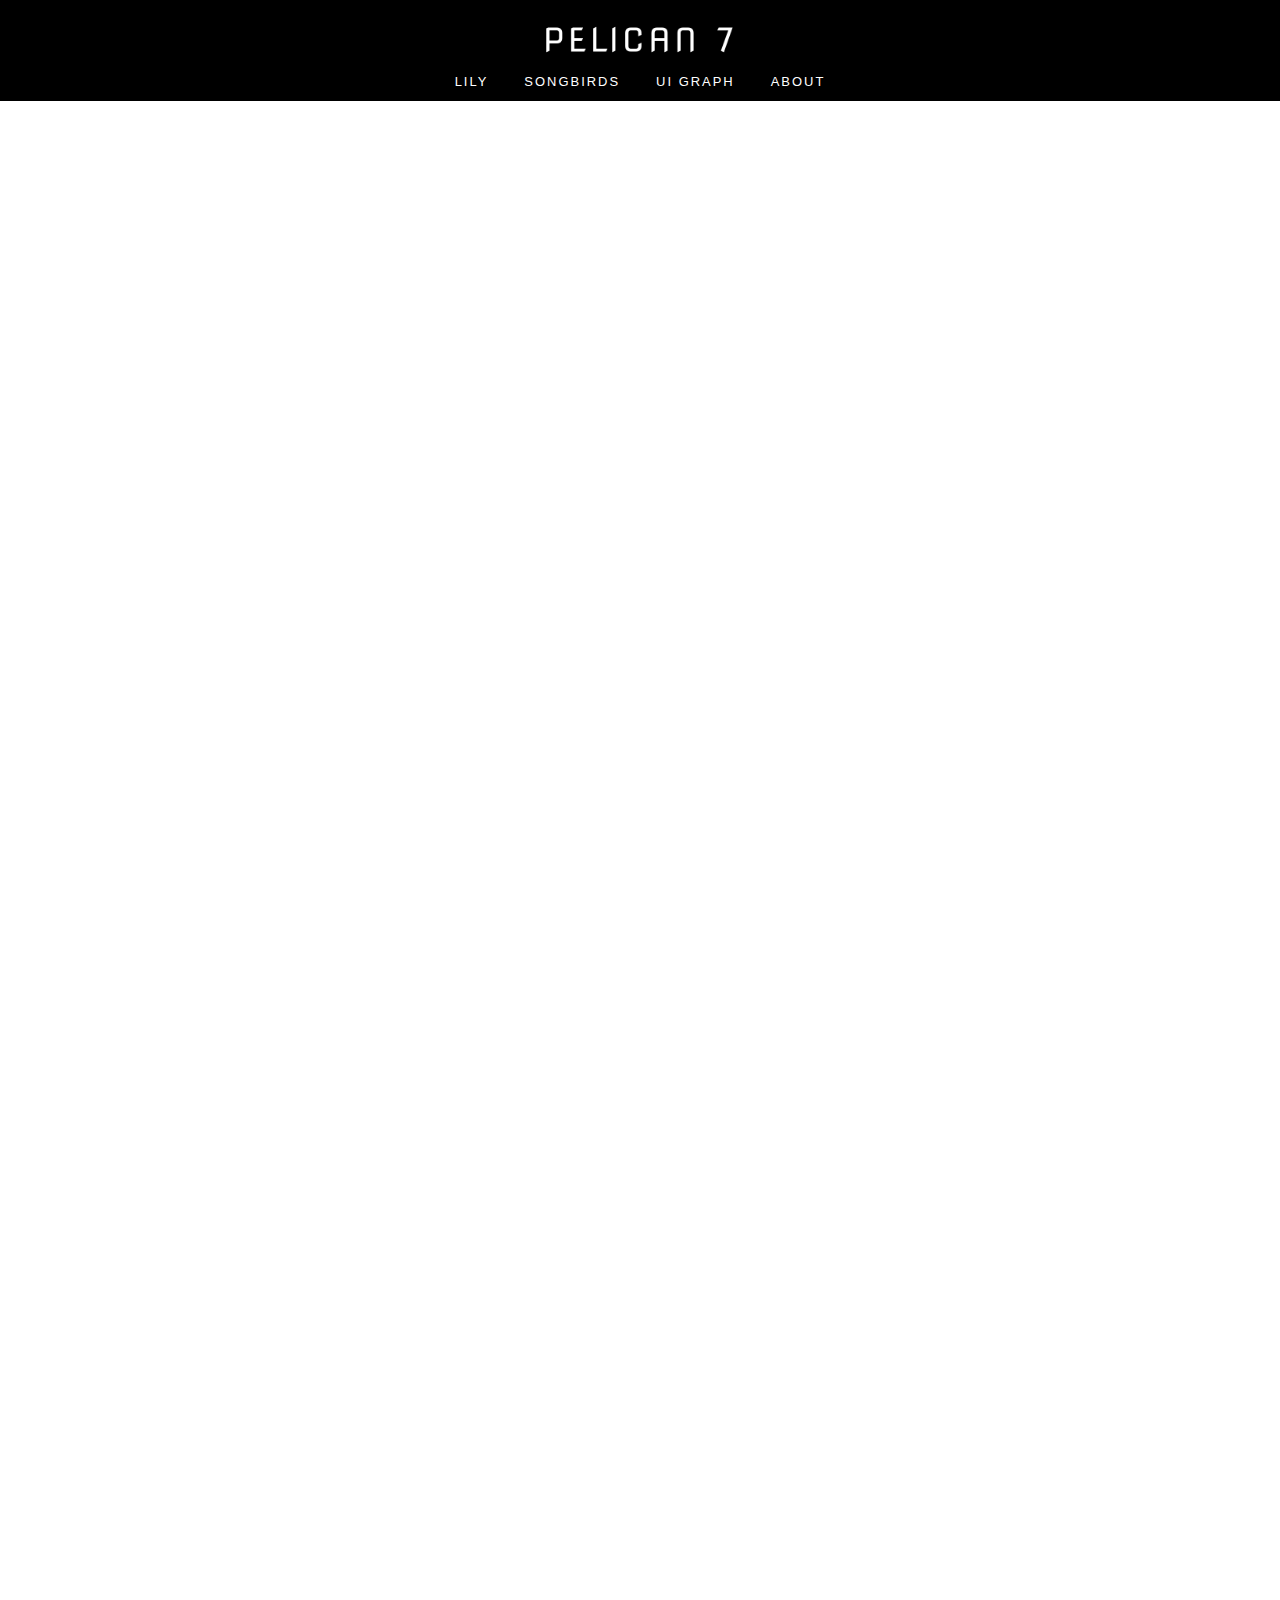
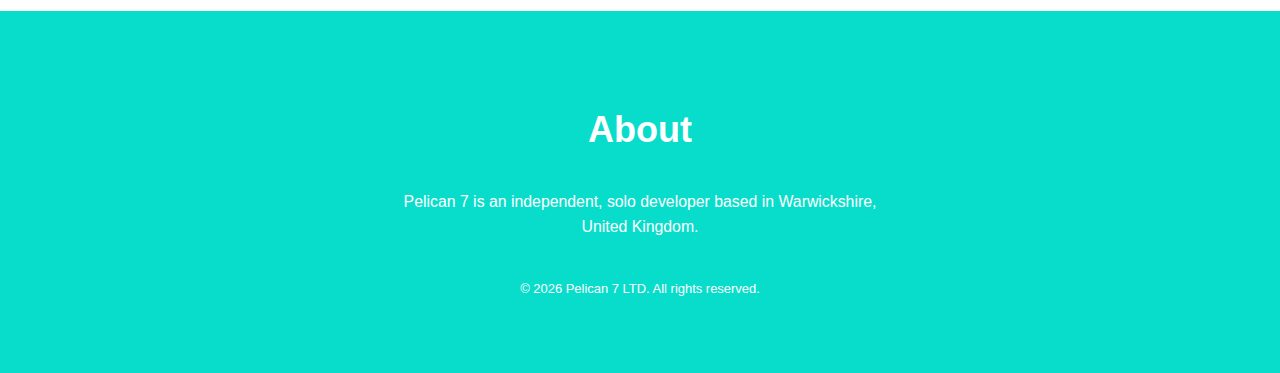
<file: privacy.html>
<!DOCTYPE html>
<html lang="en">
<head>
    <meta charset="UTF-8">
    <meta name="viewport" content="width=device-width, initial-scale=1.0">
    <title>Pelican 7</title>
    <link rel="stylesheet" href="style.css">
    <link href="https://fonts.googleapis.com/css2?family=Nunito:wght@400;700&display=swap" rel="stylesheet">
</head>
<body>
    <header class="header-bar">
        <div class="header-content">
            <img src="img/pelican7-logo.png" alt="Pelican 7" class="header-logo">
            <nav class="navigation">
                <a href="https://pelican7.com/#lily">Lily</a>
                <a href="https://pelican7.com/#songbirds">Songbirds</a>
                <a href="https://pelican7.com/#ui-graph">UI Graph</a>
                <a href="https://pelican7.com/#about">About</a>
            </nav>
        </div>
    </header>

    <main>
        <section id="privacy" class="section">
            <div class="section-content">
                <h1 class="section-title">Privacy Policy</h1>
                <p class="section-text"><strong>Last Updated: January 27, 2026</strong></p>
                <p class="section-text">This Privacy Policy describes how Pelican 7 ("we," "us," or "our") handles information in connection with your use of our mobile application, "Lily" (the "App").</p>

                <h2 class="section-title">Data Collection: None</h2>
                <p class="section-text">Our App is designed to collect no personal information. We do not use analytics services, third-party advertising, or any features that require us to collect, store, or share your personal data, such as your name, email, location, or unique device identifiers. We do not track your activity across other apps or websites.</p>

                <h2 class="section-title">On-Device Processing</h2>
                <p class="section-text">All gameplay, progress, and settings for "Lily" are stored locally on your device. We do not transmit your game data to any external servers. If you delete the App, your local data will be removed in accordance with your device’s operating system rules.</p>

                <h2 class="section-title">Apple Privacy Manifests</h2>
                <p class="section-text">In compliance with Apple’s security standards, our App includes a Privacy Manifest file. This discloses the use of standard internal system APIs (such as Disk Space or System Boot Time) used by the Unity engine for core app functionality. These APIs are used solely for the app's performance and stability and are never used for user tracking or fingerprinting.</p>

                <h2 class="section-title">Changes to This Privacy Policy</h2>
                <p class="section-text">We may update our Privacy Policy from time to time to reflect changes in our app or legal requirements. We will notify you of any changes by posting the new Privacy Policy on this page.</p>

                <h2 class="section-title">Contact Us</h2>
                <p class="section-text">If you have any questions about this Privacy Policy, please contact us at: hello@pelican7.com</p>
            </div>
        </section>

        <section id="about" class="section">
            <div class="section-content">
                <h2 class="section-title">About</h2>
                <p class="section-text">Pelican 7 is an independent, solo developer based in Warwickshire, United Kingdom.</p>
                <p id="footer">© 2026 Pelican 7 LTD. All rights reserved.</p>
            </div>
        </section>
    </main>
</body>
</html>
</file>
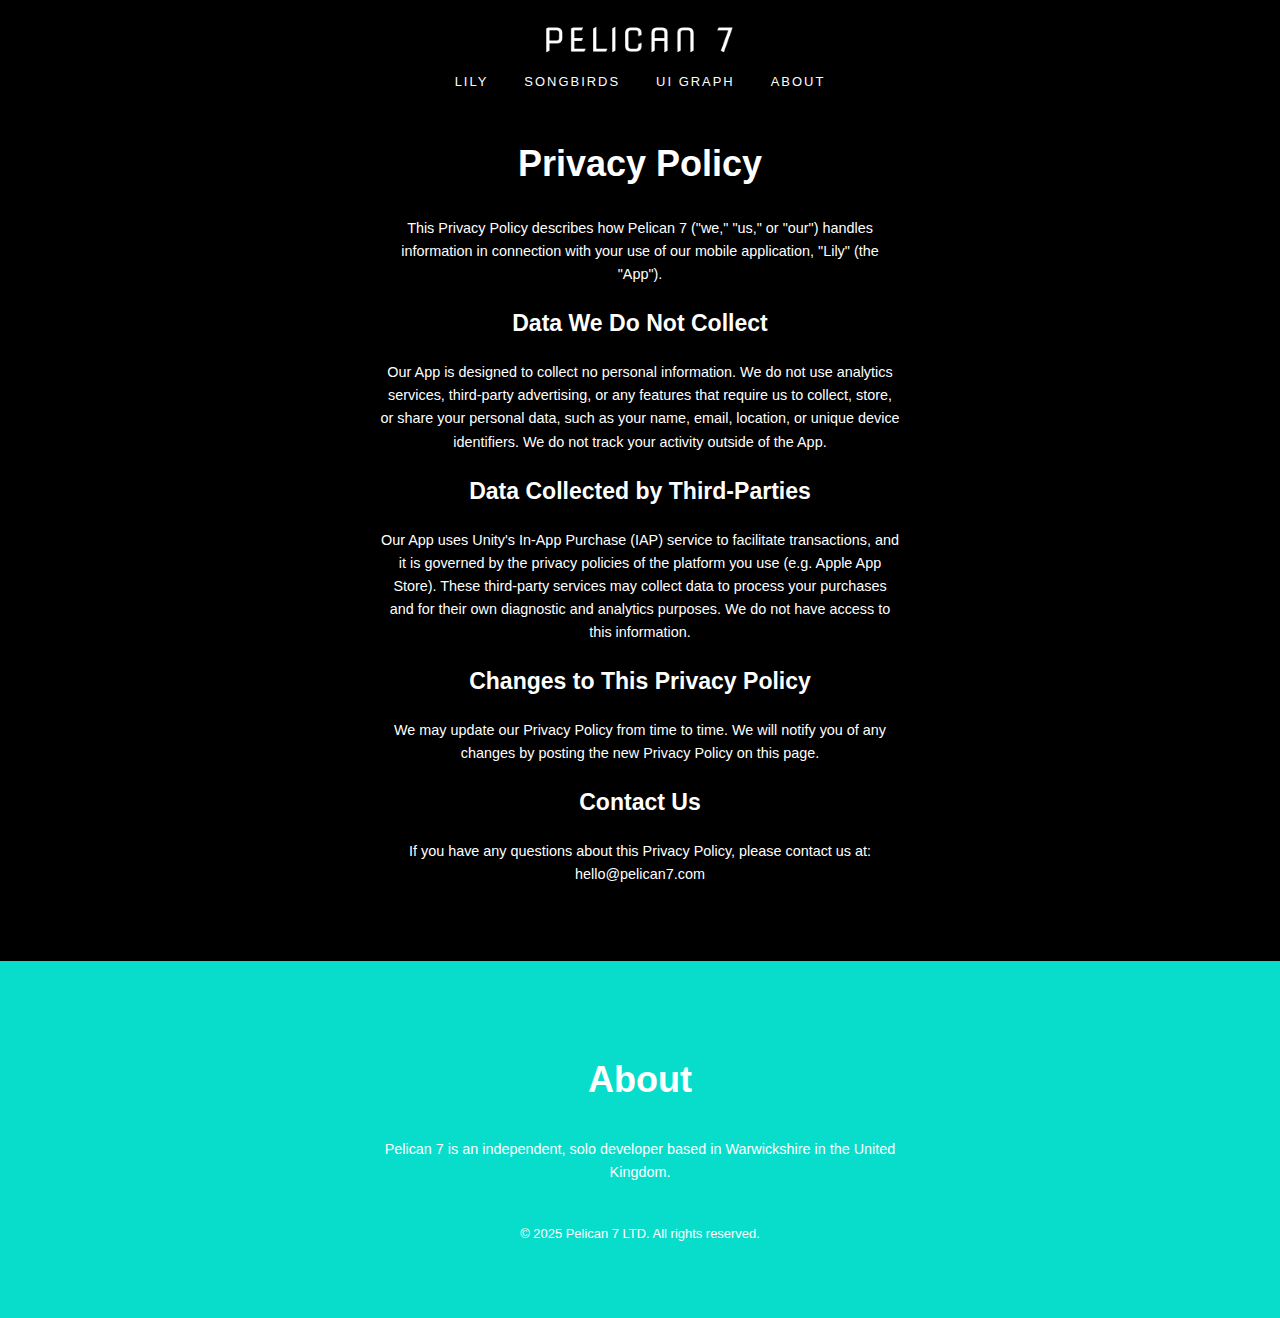
<file: privacy/privacy.html>
<!DOCTYPE html>
<html lang="en">
<head>
    <meta charset="UTF-8">
    <meta name="viewport" content="width=device-width, initial-scale=1.0">
    <title>Pelican 7</title>
    <link rel="stylesheet" href="style.css">
    <link href="https://fonts.googleapis.com/css2?family=Nunito:wght@400;700&display=swap" rel="stylesheet">
</head>
<body>
    <header class="header-bar">
        <div class="header-content">
            <img src="../img/pelican7-logo.png" alt="Pelican 7" class="header-logo">
            <nav class="navigation">
                <a href="https://pelican7.com/#lily">Lily</a>
                <a href="https://pelican7.com/#songbirds">Songbirds</a>
                <a href="https://pelican7.com/#ui-graph">UI Graph</a>
                <a href="https://pelican7.com/#about">About</a>
            </nav>
        </div>
    </header>

    <main>
        <section id="privacy" class="section">
            <div class="section-content">
                <h1 class="section-title">Privacy Policy</h1>
                <p class="section-text">This Privacy Policy describes how Pelican 7 ("we," "us," or "our") handles information in connection with your use of our mobile application, "Lily" (the "App").</p>
                <h2 class="section-title">Data We Do Not Collect</h2>
                <p class="section-text">Our App is designed to collect no personal information. We do not use analytics services, third-party advertising, or any features that require us to collect, store, or share your personal data, such as your name, email, location, or unique device identifiers. We do not track your activity outside of the App.</p>
                <h2 class="section-title">Data Collected by Third-Parties</h2>
                <p class="section-text">Our App uses Unity's In-App Purchase (IAP) service to facilitate transactions, and it is governed by the privacy policies of the platform you use (e.g. Apple App Store). These third-party services may collect data to process your purchases and for their own diagnostic and analytics purposes. We do not have access to this information.</p>
                <h2 class="section-title">Changes to This Privacy Policy</h2>
                <p class="section-text">We may update our Privacy Policy from time to time. We will notify you of any changes by posting the new Privacy Policy on this page.</p>
                <h2 class="section-title">Contact Us</h2>
                <p class="section-text">If you have any questions about this Privacy Policy, please contact us at: hello@pelican7.com</p>
            </div>
        </section>

        <section id="about" class="section">
            <div class="section-content">
                <h2 class="section-title">About</h2>
                <p class="section-text">Pelican 7 is an independent, solo developer based in Warwickshire in the United Kingdom.</p>
                <p id="footer">© 2025 Pelican 7 LTD. All rights reserved.</p>
            </div>
        </section>
    </main>
</body>
</html>
</file>
<file: style.css>
:root {
    --header-bg-color: #000000;
    --text-color: #ffffff;
    --link-hover-color: #08ddcb;
    --section-padding: 60px 20px;
}

html
{
    scroll-behavior: smooth;
}

body {
    font-family: 'Roboto', sans-serif;
    margin: 0;
    padding: 0;
    box-sizing: border-box;
    color: var(--text-color);
    line-height: 1.6;
    font-weight: 100;
    font-size: 0.9em;
}

/* Header Bar */
.header-bar {
    background-color: var(--header-bg-color);
    text-align: center;
    padding: 16px 0px 8px 0px;
}

.header-logo
{
    width: 200px;
    margin: 8px;
}

.navigation a
{
    color: white;
    text-decoration: none;
    font-weight: 100;
    font-size: 0.9em;
    letter-spacing: 2px;
    text-transform: uppercase;
    padding: 0px 16px;
    transition: color 0.3s ease;
}

a:hover {
    color: var(--link-hover-color);
}

/* Specific sections */
#lily
{
    background: linear-gradient(#01c1b1, #4b1367)
}

#lily-screenshot
{
    margin: 20px 0px;
    max-width: 76%;
}

#songbirds
{
    background: linear-gradient(#c31157, #4f025c)
}

#ui-graph
{
    background-color: #191919;
}

#about
{
    background-color: #08ddcb;
}

#about h2
{
    color: #ffffff;
}

/* Section */

.section
{
    padding: var(--section-padding);
}

.section-content
{
    max-width: 520px;
    margin: auto;
    text-align: center;
}

.section-image
{
    max-width: 100%;
}

.section-text
{
    font-size: 1.1em;
}

.section-text a
{
    font-size: 1.1em;
    color: var(--text-color);
    transition: color 0.3s ease;
}

.section-text a:hover
{
    color: var(--link-hover-color);
}

.section-title
{
    font-size: 2.5em;
}

.section-embed
{
    max-width: 800px;
    margin: auto;
    padding: 20px 0px 0px 0px;
}

.embed-container
{
    position: relative;
    padding-bottom: 56.25%; /* 16:9 aspect ratio (height / width * 100) */
    height: 0;
    overflow: hidden;
    margin: 0 auto 30px auto;
}

.embed-container iframe
{
    position: absolute;
    top: 0;
    bottom: 0;
    left: 0;
    right: 0;
    width: 100%;
    height: 100%;
    border: 0;
}

.quote
{
    margin: 60px 0px 0px 0px;
    font-style: italic;
}

.quote img
{
    height: 28px;
}

.quote p
{
    margin: 8px 0px;
}

.quote h3
{
    margin: 0px;
}

#footer
{
    margin-top: 40px;
    font-size: 0.9em;
}
</file>
<file: privacy/style.css>
:root {
    --header-bg-color: #000000;
    --text-color: #ffffff;
    --link-hover-color: #08ddcb;
    --section-padding: 60px 20px;
}

html
{
    scroll-behavior: smooth;
}

body {
    font-family: 'Roboto', sans-serif;
    margin: 0;
    padding: 0;
    box-sizing: border-box;
    color: var(--text-color);
    line-height: 1.6;
    font-weight: 100;
    font-size: 0.9em;
}

/* Header Bar */
.header-bar {
    background-color: var(--header-bg-color);
    text-align: center;
    padding: 16px 0px 8px 0px;
}

.header-logo
{
    width: 200px;
    margin: 8px;
}

.navigation a
{
    color: white;
    text-decoration: none;
    font-weight: 100;
    font-size: 0.9em;
    letter-spacing: 2px;
    text-transform: uppercase;
    padding: 0px 16px;
    transition: color 0.3s ease;
}

a:hover {
    color: var(--link-hover-color);
}

/* Specific sections */

#privacy
{
    background-color: var(--header-bg-color);
    padding-top: 10px;
}

#privacy h2
{
    font-size: 1.6em;
}

#about
{
    background-color: #08ddcb;
}

#about h2
{
    color: #ffffff;
}

/* Section */

.section
{
    padding: var(--section-padding);
}

.section-content
{
    max-width: 520px;
    margin: auto;
    text-align: center;
}

.section-title
{
    font-size: 2.5em;
}

#footer
{
    margin-top: 40px;
    font-size: 0.9em;
}
</file>
